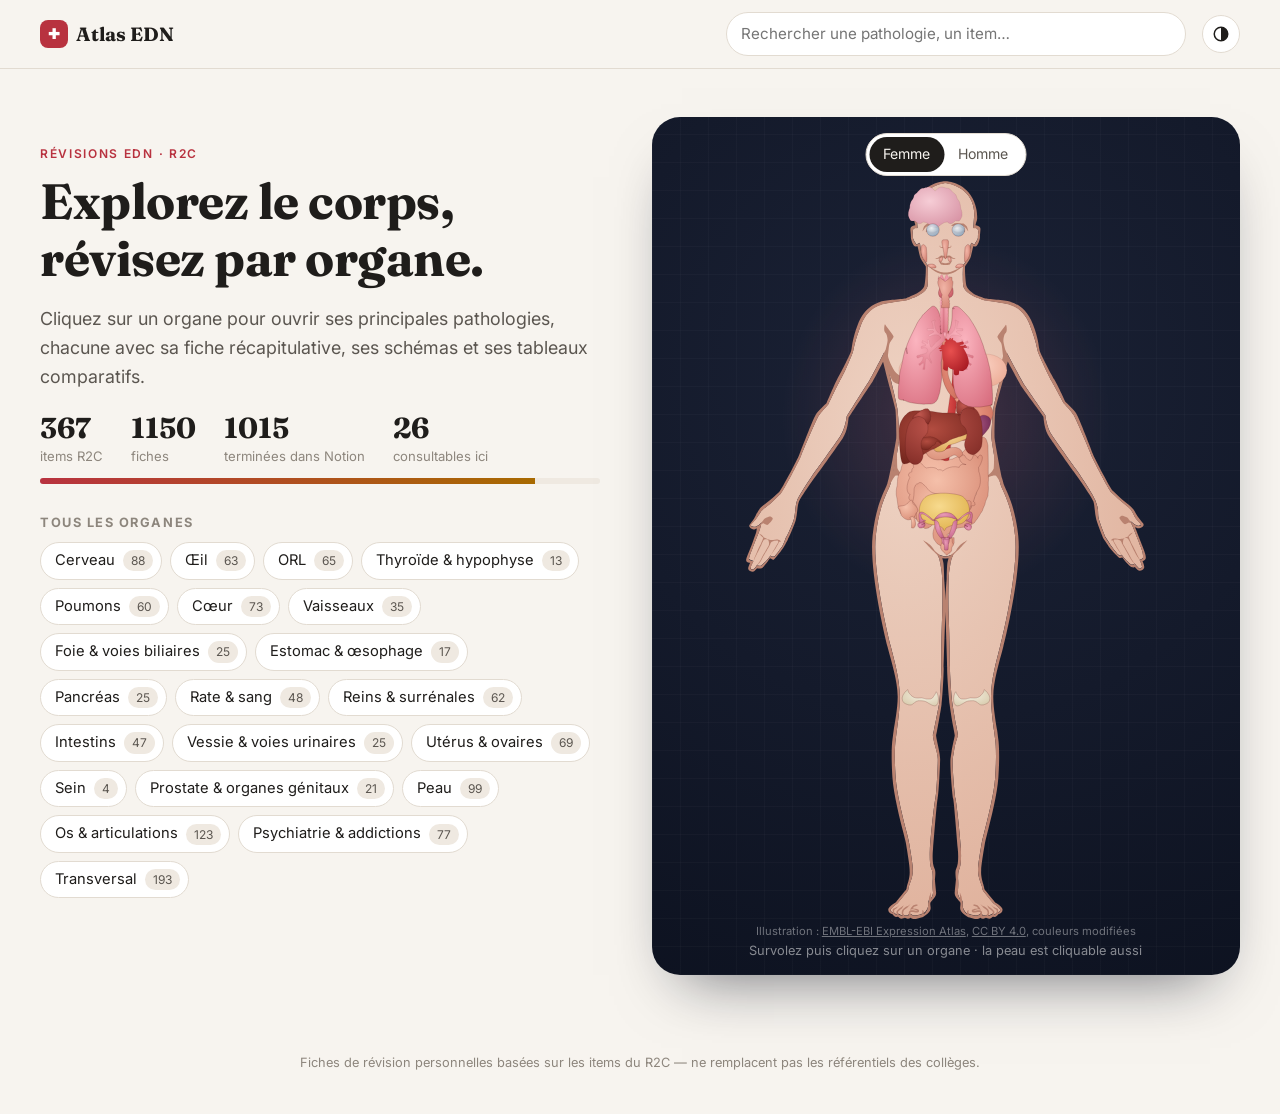
<file: index.html>
<!doctype html>
<html lang="fr">
<head>
  <meta charset="utf-8">
  <meta name="viewport" content="width=device-width, initial-scale=1">
  <title>Atlas EDN</title>
  <meta name="description" content="Atlas interactif du corps humain : fiches de révision EDN par organe, basées sur les items du R2C.">
  <link rel="preconnect" href="https://fonts.googleapis.com">
  <link rel="preconnect" href="https://fonts.gstatic.com" crossorigin>
  <link href="https://fonts.googleapis.com/css2?family=Fraunces:opsz,wght@9..144,500;9..144,700&family=Inter:wght@400;500;600;700&display=swap" rel="stylesheet">
  <link rel="stylesheet" href="css/style.css">
</head>
<body class="page-home">
  <header class="topbar">
    <a class="brand" href="index.html"><span class="brand-mark">✚</span> Atlas EDN</a>
    <div class="search">
      <input id="search" type="search" placeholder="Rechercher une pathologie, un item…" aria-label="Rechercher" autocomplete="off">
      <ul id="search-results" class="search-results" hidden></ul>
    </div>
    <button class="icon-btn" data-theme-toggle aria-label="Changer de thème"><svg viewBox="0 0 24 24" width="18" height="18" aria-hidden="true"><circle cx="12" cy="12" r="9" fill="none" stroke="currentColor" stroke-width="2"/><path d="M12 3a9 9 0 0 1 0 18z" fill="currentColor"/></svg></button>
  </header>

  <main class="home">
    <section class="home-intro">
      <p class="eyebrow">Révisions EDN · R2C</p>
      <h1>Explorez le corps,<br>révisez par organe.</h1>
      <p class="lead">Cliquez sur un organe pour ouvrir ses principales pathologies, chacune avec sa fiche récapitulative, ses schémas et ses tableaux comparatifs.</p>
      <div class="stats" id="stats"></div>
      <h2 class="small-title">Tous les organes</h2>
      <ul class="organ-list" id="organ-list"></ul>
    </section>

    <section class="stage" aria-label="Corps humain interactif">
      <div class="stage-glow"></div>
      <div class="seg sex-toggle" role="group" aria-label="Silhouette">
        <button data-sexe="femme" class="is-on">Femme</button>
        <button data-sexe="homme">Homme</button>
      </div>
      <div id="body" class="body-wrap"></div>
      <div id="tooltip" class="tooltip" hidden></div>
      <p class="credit">Illustration : <a href="https://github.com/ebi-gene-expression-group/anatomogram" target="_blank" rel="noopener">EMBL-EBI Expression Atlas</a>, <a href="https://creativecommons.org/licenses/by/4.0/deed.fr" target="_blank" rel="noopener">CC BY 4.0</a>, couleurs modifiées</p>
      <p class="stage-hint">Survolez puis cliquez sur un organe · la peau est cliquable aussi</p>
    </section>
  </main>

  <footer class="footer">
    Fiches de révision personnelles basées sur les items du R2C — ne remplacent pas les référentiels des collèges.
  </footer>

  <script src="data/organes.js"></script>
  <script src="data/index.js"></script>
  <script src="data/notion/index.js"></script>
  <script src="js/common.js"></script>
  <script src="assets/anatomogram/corps-femme.js"></script>
  <script src="assets/anatomogram/corps-homme.js"></script>
  <script src="js/anatomy.js"></script>
  <script src="js/home.js"></script>
</body>
</html>
</file>
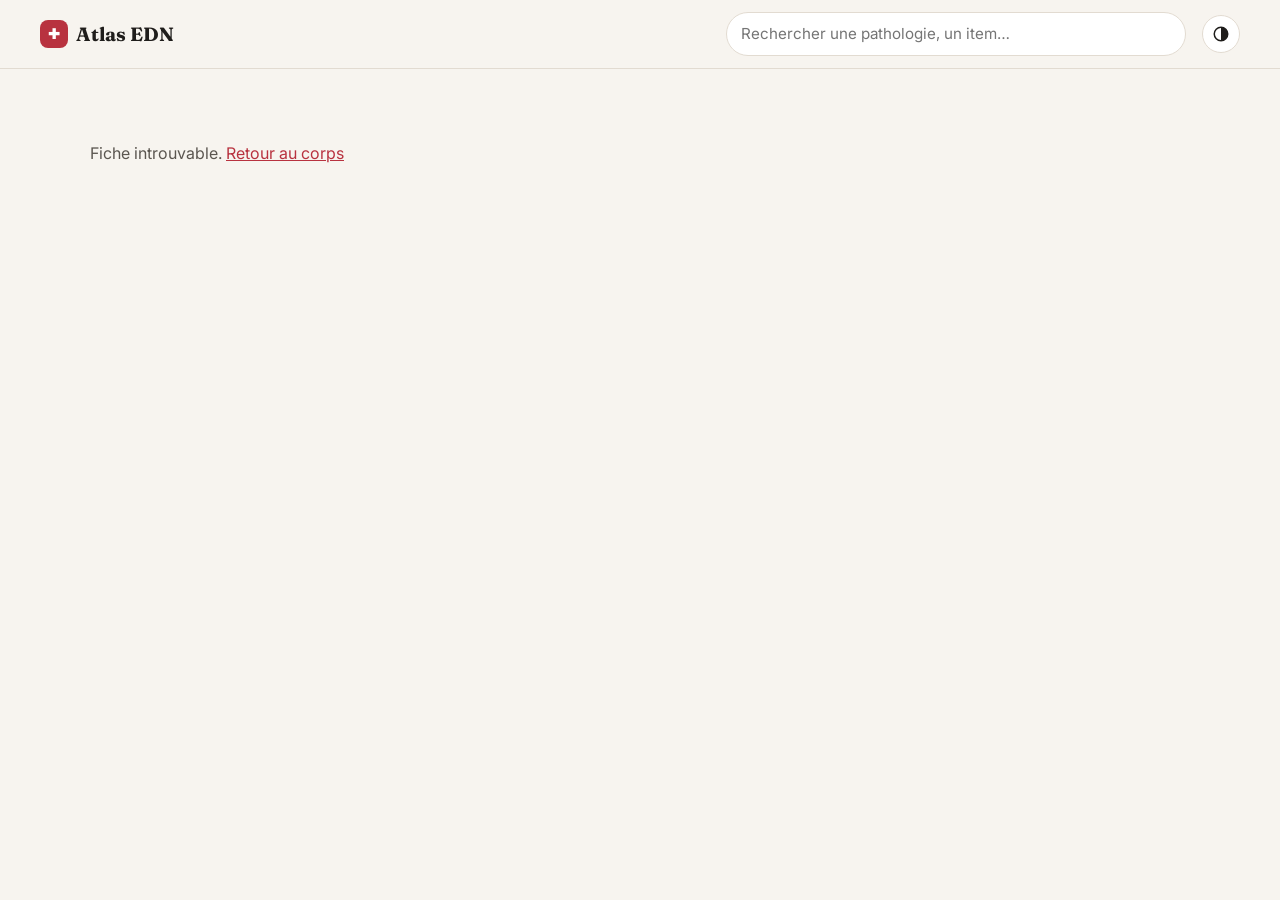
<file: fiche.html>
<!doctype html>
<html lang="fr">
<head>
  <meta charset="utf-8">
  <meta name="viewport" content="width=device-width, initial-scale=1">
  <title>Fiche · Atlas EDN</title>
  <link rel="preconnect" href="https://fonts.googleapis.com">
  <link rel="preconnect" href="https://fonts.gstatic.com" crossorigin>
  <link href="https://fonts.googleapis.com/css2?family=Fraunces:opsz,wght@9..144,500;9..144,700&family=Inter:wght@400;500;600;700&display=swap" rel="stylesheet">
  <link rel="stylesheet" href="css/style.css">
</head>
<body>
  <header class="topbar">
    <a class="brand" href="index.html"><span class="brand-mark">✚</span> Atlas EDN</a>
    <div class="search">
      <input id="search" type="search" placeholder="Rechercher une pathologie, un item…" aria-label="Rechercher" autocomplete="off">
      <ul id="search-results" class="search-results" hidden></ul>
    </div>
    <button class="icon-btn" data-theme-toggle aria-label="Changer de thème"><svg viewBox="0 0 24 24" width="18" height="18" aria-hidden="true"><circle cx="12" cy="12" r="9" fill="none" stroke="currentColor" stroke-width="2"/><path d="M12 3a9 9 0 0 1 0 18z" fill="currentColor"/></svg></button>
  </header>

  <main class="container" id="app"><p class="empty">Chargement…</p></main>

  <script src="data/organes.js"></script>
  <script src="data/index.js"></script>
  <script src="data/notion/index.js"></script>
  <script src="js/common.js"></script>
  <script src="js/render.js"></script>
  <script src="js/fiche.js"></script>
</body>
</html>
</file>
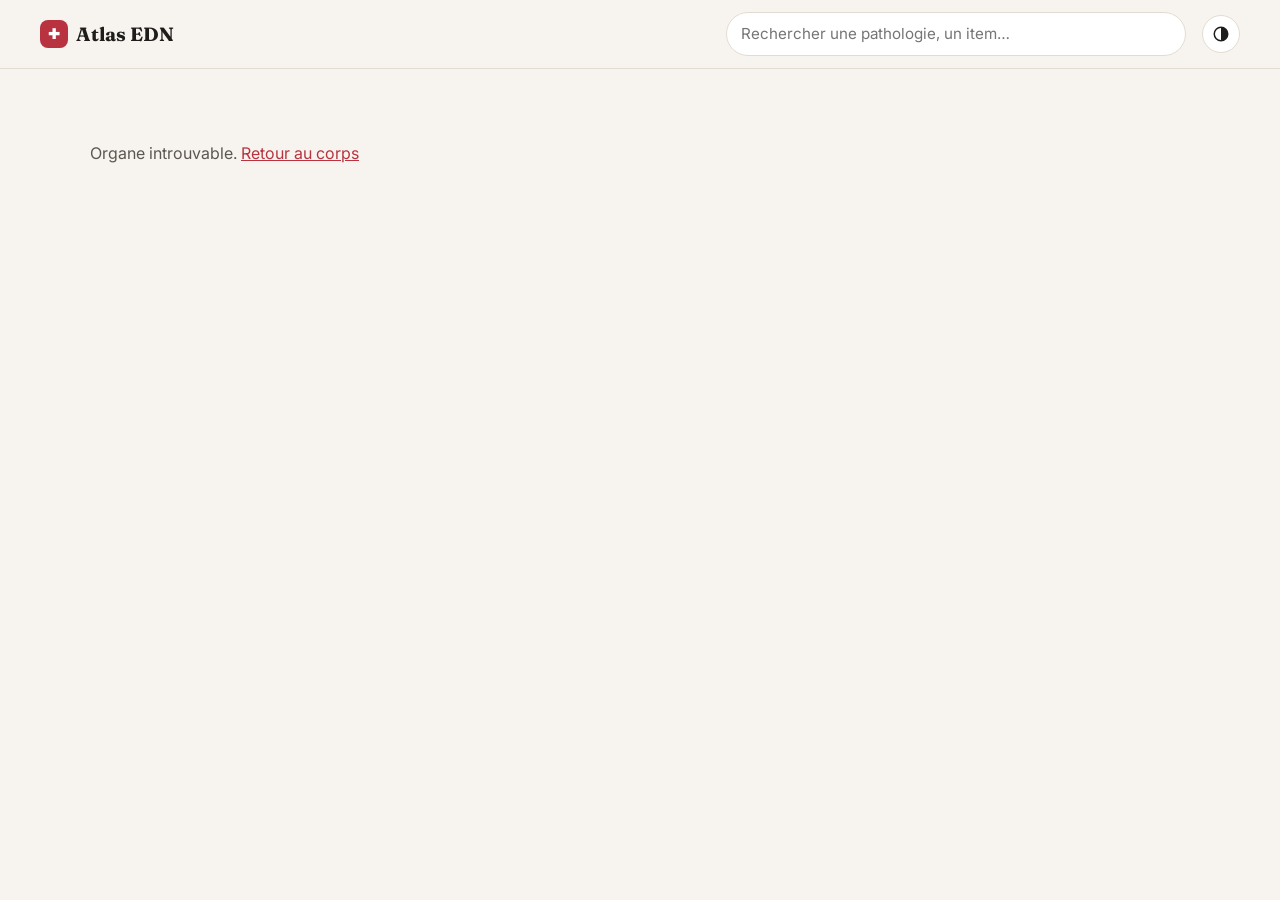
<file: organe.html>
<!doctype html>
<html lang="fr">
<head>
  <meta charset="utf-8">
  <meta name="viewport" content="width=device-width, initial-scale=1">
  <title>Organe · Atlas EDN</title>
  <link rel="preconnect" href="https://fonts.googleapis.com">
  <link rel="preconnect" href="https://fonts.gstatic.com" crossorigin>
  <link href="https://fonts.googleapis.com/css2?family=Fraunces:opsz,wght@9..144,500;9..144,700&family=Inter:wght@400;500;600;700&display=swap" rel="stylesheet">
  <link rel="stylesheet" href="css/style.css">
</head>
<body>
  <header class="topbar">
    <a class="brand" href="index.html"><span class="brand-mark">✚</span> Atlas EDN</a>
    <div class="search">
      <input id="search" type="search" placeholder="Rechercher une pathologie, un item…" aria-label="Rechercher" autocomplete="off">
      <ul id="search-results" class="search-results" hidden></ul>
    </div>
    <button class="icon-btn" data-theme-toggle aria-label="Changer de thème"><svg viewBox="0 0 24 24" width="18" height="18" aria-hidden="true"><circle cx="12" cy="12" r="9" fill="none" stroke="currentColor" stroke-width="2"/><path d="M12 3a9 9 0 0 1 0 18z" fill="currentColor"/></svg></button>
  </header>

  <main class="container" id="app"></main>

  <script src="data/organes.js"></script>
  <script src="data/index.js"></script>
  <script src="data/notion/index.js"></script>
  <script src="js/common.js"></script>
  <script src="assets/anatomogram/corps-femme.js"></script>
  <script src="assets/anatomogram/corps-homme.js"></script>
  <script src="js/anatomy.js"></script>
  <script src="js/organe.js"></script>
</body>
</html>
</file>
<file: css/style.css>
/* ==========================================================
   Atlas EDN — feuille de style
   ========================================================== */
:root {
  --bg: #f7f4ef;
  --bg-elev: #ffffff;
  --bg-soft: #efe9e1;
  --ink: #1f1d1b;
  --ink-soft: #5b5650;
  --ink-faint: #8d867d;
  --line: #e2dbd1;
  --accent: #b8323f;
  --accent-soft: #f6dfe1;
  --teal: #1f7a7a;
  --teal-soft: #d9eeec;
  --amber: #a86a00;
  --amber-soft: #fbedd0;
  --violet: #5b4bb5;
  --violet-soft: #e6e2f8;
  --green: #2f7d43;
  --stage-a: #1b2236;
  --stage-b: #0d1220;
  --shadow: 0 1px 2px rgba(40, 30, 20, .06), 0 8px 24px rgba(40, 30, 20, .06);
  --radius: 14px;
  --font: 'Inter', system-ui, -apple-system, 'Segoe UI', sans-serif;
  --serif: 'Fraunces', Georgia, serif;
  color-scheme: light;
}
@media (prefers-color-scheme: dark) {
  :root:not([data-theme="light"]) {
    --bg: #12141a; --bg-elev: #1b1e26; --bg-soft: #232733; --ink: #ece8e2; --ink-soft: #b4ada4;
    --ink-faint: #827b72; --line: #2e3240; --accent: #ef6b78; --accent-soft: #3b2025; --teal: #5cc2bf;
    --teal-soft: #173232; --amber: #f0b54a; --amber-soft: #3a2c12; --violet: #a597f2; --violet-soft: #29244a;
    --green: #6cc483; --shadow: 0 1px 2px rgba(0,0,0,.3), 0 8px 24px rgba(0,0,0,.25); color-scheme: dark;
  }
}
:root[data-theme="dark"] {
  --bg: #12141a; --bg-elev: #1b1e26; --bg-soft: #232733; --ink: #ece8e2; --ink-soft: #b4ada4;
  --ink-faint: #827b72; --line: #2e3240; --accent: #ef6b78; --accent-soft: #3b2025; --teal: #5cc2bf;
  --teal-soft: #173232; --amber: #f0b54a; --amber-soft: #3a2c12; --violet: #a597f2; --violet-soft: #29244a;
  --green: #6cc483; --shadow: 0 1px 2px rgba(0,0,0,.3), 0 8px 24px rgba(0,0,0,.25); color-scheme: dark;
}

* { box-sizing: border-box; }
html { scroll-behavior: smooth; scroll-padding-top: 80px; }
body {
  margin: 0; background: var(--bg); color: var(--ink); font-family: var(--font);
  font-size: 16px; line-height: 1.6; -webkit-font-smoothing: antialiased;
}
a { color: var(--accent); }
h1, h2, h3 { font-family: var(--serif); font-weight: 700; line-height: 1.15; letter-spacing: -.01em; }
h1 { font-size: clamp(2rem, 4.5vw, 3.1rem); margin: .2em 0 .3em; }
code { font-size: .88em; background: var(--bg-soft); padding: .1em .35em; border-radius: 5px; }
mark { background: var(--amber-soft); color: inherit; padding: 0 .15em; border-radius: 3px; }
.eyebrow { text-transform: uppercase; letter-spacing: .14em; font-size: .75rem; font-weight: 600; color: var(--accent); margin: 0; }
.lead { font-size: 1.12rem; color: var(--ink-soft); max-width: 60ch; }
.empty, .error { color: var(--ink-soft); padding: 2rem 0; }
.error { color: var(--accent); }

/* ---------- Barre du haut ---------- */
.topbar {
  position: sticky; top: 0; z-index: 50; display: flex; align-items: center; gap: 16px;
  padding: 12px clamp(16px, 4vw, 40px); background: color-mix(in srgb, var(--bg) 85%, transparent);
  backdrop-filter: blur(10px); border-bottom: 1px solid var(--line);
}
.brand { display: flex; align-items: center; gap: 8px; font-family: var(--serif); font-weight: 700; font-size: 1.2rem; color: var(--ink); text-decoration: none; white-space: nowrap; }
.brand-mark { display: grid; place-items: center; width: 28px; height: 28px; border-radius: 8px; background: var(--accent); color: #fff; font-size: .9rem; }
.search { position: relative; flex: 1; max-width: 460px; margin-left: auto; }
.search input, .toolbar input[type=search] {
  width: 100%; padding: 9px 14px; border-radius: 999px; border: 1px solid var(--line);
  background: var(--bg-elev); color: var(--ink); font: inherit; font-size: .95rem;
}
.search input:focus, .toolbar input:focus { outline: 2px solid var(--accent); outline-offset: 1px; }
.search-results {
  position: absolute; top: calc(100% + 6px); left: 0; right: 0; list-style: none; margin: 0; padding: 6px;
  background: var(--bg-elev); border: 1px solid var(--line); border-radius: 12px; box-shadow: var(--shadow); max-height: 60vh; overflow: auto;
}
.search-results a { display: block; padding: 8px 10px; border-radius: 8px; text-decoration: none; color: var(--ink); }
.search-results a:hover, .search-results a:focus { background: var(--bg-soft); }
.sr-title { display: block; font-weight: 600; }
.sr-meta { display: block; font-size: .8rem; color: var(--ink-faint); }
.sr-empty { padding: 8px 10px; color: var(--ink-faint); }
.icon-btn { display: grid; place-items: center; border: 1px solid var(--line); background: var(--bg-elev); color: var(--ink); width: 38px; height: 38px; border-radius: 50%; cursor: pointer; flex: none; }

/* ---------- Accueil ---------- */
.home {
  display: grid; grid-template-columns: minmax(0, 1fr) minmax(0, 1.05fr); gap: clamp(20px, 4vw, 56px);
  padding: clamp(20px, 4vw, 48px) clamp(16px, 4vw, 40px); max-width: 1280px; margin: 0 auto; align-items: start;
}
.home-intro { padding-top: 3vh; }
.small-title { font-family: var(--font); font-size: .8rem; text-transform: uppercase; letter-spacing: .12em; color: var(--ink-faint); margin: 2rem 0 .7rem; }
.stats { display: flex; flex-wrap: wrap; gap: 10px 28px; align-items: end; margin-top: 1.4rem; }
.stat b { display: block; font-family: var(--serif); font-size: 1.8rem; line-height: 1; }
.stat span { font-size: .82rem; color: var(--ink-faint); }
.progress { flex-basis: 100%; height: 6px; border-radius: 99px; background: var(--bg-soft); overflow: hidden; }
.progress i { display: block; height: 100%; background: linear-gradient(90deg, var(--accent), var(--amber)); }
.organ-list { list-style: none; padding: 0; margin: 0; display: flex; flex-wrap: wrap; gap: 8px; }
.organ-list a {
  display: inline-flex; align-items: center; gap: 8px; padding: 6px 8px 6px 14px; border-radius: 999px;
  border: 1px solid var(--line); background: var(--bg-elev); color: var(--ink); text-decoration: none; font-size: .92rem; transition: .2s;
}
.organ-list a span { font-size: .75rem; background: var(--bg-soft); color: var(--ink-soft); border-radius: 99px; padding: 1px 8px; }
.organ-list a:hover, .organ-list a.is-active { border-color: var(--accent); background: var(--accent-soft); }

.stage {
  position: relative; border-radius: 28px; overflow: hidden; min-height: 640px;
  background: radial-gradient(120% 80% at 50% 30%, var(--stage-a), var(--stage-b));
  box-shadow: 0 30px 60px -30px rgba(10, 15, 30, .6); display: grid; place-items: center; padding: 64px 0 56px;
}
.stage-glow {
  position: absolute; inset: 0; pointer-events: none;
  background:
    radial-gradient(40% 30% at 50% 35%, rgba(255, 120, 130, .18), transparent 70%),
    repeating-linear-gradient(0deg, rgba(255,255,255,.025) 0 1px, transparent 1px 28px),
    repeating-linear-gradient(90deg, rgba(255,255,255,.025) 0 1px, transparent 1px 28px);
}
.stage::after { /* ligne de scan */
  content: ''; position: absolute; left: 0; right: 0; height: 120px; top: -120px; pointer-events: none;
  background: linear-gradient(180deg, transparent, rgba(120, 220, 255, .07), transparent);
  animation: scan 7s linear infinite;
}
@keyframes scan { to { top: 100%; } }
.stage-hint { position: absolute; bottom: 14px; left: 0; right: 0; text-align: center; margin: 0; font-size: .8rem; color: rgba(255,255,255,.5); }
.body-wrap { width: min(100%, 420px); position: relative; z-index: 1; }
.body-svg { width: 100%; height: auto; display: block; max-height: 82vh; overflow: visible; }

.tooltip {
  position: absolute; z-index: 5; pointer-events: none; background: rgba(255,255,255,.96); color: #1f1d1b;
  padding: 8px 12px; border-radius: 10px; box-shadow: 0 10px 30px rgba(0,0,0,.3); font-size: .85rem; line-height: 1.35;
}
.tooltip strong { display: block; font-family: var(--serif); font-size: 1.05rem; }
.tooltip span { color: #6b655e; }

/* ---------- Corps SVG (anatomogramme EBI, CC BY 4.0) ---------- */
.body-figure { animation: float 6s ease-in-out infinite; }
@keyframes float { 50% { transform: translateY(-1.2px); } }

.skin-fill { fill: url(#g-skin); opacity: .95; }
.skin-outline, .skin-outline * { fill: #b98270; }
.organ-skin { cursor: pointer; }
.organ-skin:hover .skin-fill, .organ-skin.is-active .skin-fill, .organ-skin:focus-visible .skin-fill { fill: #ffd9c4; }
.organ-skin:hover .skin-outline *, .organ-skin.is-active .skin-outline * { fill: #ffb999; }

.organ { cursor: pointer; outline: none; transition: opacity .25s; }
.organ-inner { transform-box: fill-box; transform-origin: center; transition: transform .25s ease, filter .25s ease; }
.organ-inner :is(path, ellipse, circle, rect) { stroke: rgba(80, 20, 20, .35); stroke-width: .15; }
.organ.is-active .organ-inner, .organ:focus-visible .organ-inner { transform: scale(1.12); filter: url(#glow) brightness(1.12) saturate(1.2); }
.organs:has(.organ.is-active) .organ:not(.is-active) { opacity: .35; }

[data-organ="cerveau"] :is(path, ellipse, circle, rect) { fill: url(#g-brain); }
[data-organ="yeux"] :is(path, ellipse, circle, rect) { fill: url(#g-eye); fill-opacity: .85; }
[data-organ="orl"] :is(path, ellipse, circle, rect) { fill: url(#g-orl); }
[data-organ="thyroide"] :is(path, ellipse, circle, rect) { fill: url(#g-thyroid); }
[data-organ="poumons"] :is(path, ellipse, circle, rect) { fill: url(#g-lung); }
[data-organ="coeur"] :is(path, ellipse, circle, rect) { fill: url(#g-heart); }
[data-organ="vaisseaux"] :is(path, ellipse, circle, rect) { fill: url(#g-vessel); }
[data-organ="foie"] :is(path, ellipse, circle, rect) { fill: url(#g-liver); }
[data-organ="estomac"] :is(path, ellipse, circle, rect) { fill: url(#g-stomach); }
[data-organ="pancreas"] :is(path, ellipse, circle, rect) { fill: url(#g-pancreas); }
[data-organ="rate"] :is(path, ellipse, circle, rect) { fill: url(#g-spleen); }
[data-organ="reins"] :is(path, ellipse, circle, rect) { fill: url(#g-kidney); }
[data-organ="intestins"] :is(path, ellipse, circle, rect) { fill: url(#g-gut); }
[data-organ="vessie"] :is(path, ellipse, circle, rect) { fill: url(#g-bladder); }
[data-organ^="genital"] :is(path, ellipse, circle, rect) { fill: url(#g-genital); }
[data-organ="seins"] :is(path, ellipse, circle, rect) { fill: url(#g-breast); }
[data-organ="articulations"] :is(path, ellipse, circle, rect) { fill: url(#g-bone); }

/* animations physiologiques */
[data-organ="coeur"] .organ-inner { animation: beat 1.1s ease-in-out infinite; }
@keyframes beat { 0%, 100% { transform: scale(1); } 12% { transform: scale(1.1); } 24% { transform: scale(.97); } 36% { transform: scale(1.05); } }
[data-organ="coeur"].is-active .organ-inner { animation-duration: .7s; }
[data-organ="poumons"] .organ-inner { animation: breathe 4.5s ease-in-out infinite; transform-origin: 50% 0%; }
@keyframes breathe { 50% { transform: scale(1.04, 1.06); } }
[data-organ="cerveau"] .organ-inner { animation: neuro 3.2s ease-in-out infinite; }
@keyframes neuro { 50% { filter: drop-shadow(0 0 1.5px rgba(255, 170, 210, .95)); } }
[data-organ="intestins"] .organ-inner { animation: peri 5s ease-in-out infinite; }
@keyframes peri { 33% { transform: scale(1.02, .98); } 66% { transform: scale(.98, 1.02); } }

@media (prefers-reduced-motion: reduce) {
  *, *::before, *::after { animation: none !important; transition: none !important; }
}

.sex-toggle { position: absolute; top: 16px; left: 50%; transform: translateX(-50%); z-index: 2; background: rgba(255,255,255,.08); border-color: rgba(255,255,255,.15); }
.sex-toggle button { color: rgba(255,255,255,.75); }
.sex-toggle button.is-on { background: #fff; color: #1b2236; }
.credit { position: absolute; bottom: 34px; left: 0; right: 0; text-align: center; margin: 0; font-size: .7rem; color: rgba(255,255,255,.4); }
.credit a { color: inherit; }

/* ---------- Pages internes ---------- */
.container { max-width: 1180px; margin: 0 auto; padding: 24px clamp(16px, 4vw, 40px) 80px; }
.crumbs { font-size: .88rem; color: var(--ink-faint); margin-bottom: 1rem; }
.crumbs a { color: var(--ink-soft); text-decoration: none; }
.crumbs a:hover { color: var(--accent); }
.crumbs span { margin: 0 .3em; }

.organ-hero { display: grid; grid-template-columns: 180px 1fr; gap: 32px; align-items: center; margin-bottom: 28px; }
.organ-hero-art {
  width: 180px; height: 180px; border-radius: 28px; display: grid; place-items: center; padding: 18px;
  background: radial-gradient(circle at 50% 40%, var(--stage-a), var(--stage-b)); box-shadow: var(--shadow);
}
.organ-hero-art { position: relative; }
.organ-icon { position: absolute; inset: 18px; width: calc(100% - 36px); height: calc(100% - 36px); overflow: visible; }
.organ-icon .organ-inner { transform: none; }

.toolbar { display: flex; flex-wrap: wrap; gap: 12px 20px; align-items: center; margin-bottom: 20px; }
.toolbar input[type=search] { max-width: 320px; }
.check { display: inline-flex; gap: 8px; align-items: center; font-size: .92rem; color: var(--ink-soft); cursor: pointer; }

.patho-grid { list-style: none; padding: 0; margin: 0; display: grid; grid-template-columns: repeat(auto-fill, minmax(240px, 1fr)); gap: 12px; }
.patho-card {
  display: flex; flex-direction: column; gap: 8px; height: 100%; padding: 14px 16px; border-radius: var(--radius);
  background: var(--bg-elev); border: 1px solid var(--line); text-decoration: none; color: var(--ink);
  box-shadow: var(--shadow); transition: transform .2s, border-color .2s;
}
.patho-card:hover { transform: translateY(-3px); border-color: var(--accent); }
.patho-card h3 { margin: 0; font-size: 1.08rem; }
.patho-card.is-todo { box-shadow: none; background: transparent; border-style: dashed; }
.patho-card.is-todo h3 { color: var(--ink-soft); }
.patho-meta { margin: auto 0 0; font-size: .82rem; color: var(--ink-faint); }
.dot { display: inline-block; width: 8px; height: 8px; border-radius: 50%; background: var(--line); margin-right: 6px; vertical-align: 1px; }
.dot.ok { background: var(--green); }
.patho-badges { display: flex; flex-wrap: wrap; gap: 6px; }
.patho-card.is-synthese { border-color: var(--accent); background: linear-gradient(160deg, var(--accent-soft), var(--bg-elev) 60%); }
.organ-count { font-size: .9rem; color: var(--ink-faint); margin: 0; }
.organ-hero-art.is-empty::after { content: '✚'; font-size: 3rem; color: rgba(255,255,255,.35); }
.item-group { margin-bottom: 26px; }
.item-title { display: flex; align-items: center; gap: 10px; font-size: 1.15rem; margin: 0 0 10px; padding-bottom: 6px; border-bottom: 1px solid var(--line); }
.item-title span { font-family: var(--font); font-size: .72rem; font-weight: 600; background: var(--bg-soft); color: var(--ink-soft); border-radius: 99px; padding: 1px 8px; }

.badge {
  display: inline-flex; align-items: center; font-size: .72rem; font-weight: 600; letter-spacing: .02em;
  padding: 2px 9px; border-radius: 999px; text-decoration: none; white-space: nowrap;
}
.badge-item { background: var(--accent-soft); color: var(--accent); }
.badge-muted { background: var(--bg-soft); color: var(--ink-faint); }
.badge-organ { background: var(--teal-soft); color: var(--teal); }
.badge-rang { font-family: var(--font); font-size: .7rem; width: 22px; height: 22px; padding: 0; justify-content: center; vertical-align: middle; }
.rang-A { background: var(--accent); color: #fff; }
.rang-B { background: var(--violet-soft); color: var(--violet); }
.rang-C { background: var(--bg-soft); color: var(--ink-soft); }

/* ---------- Fiche ---------- */
.fiche-head { margin-bottom: 28px; }
.fiche-head h1 { margin-top: .4em; }
.fiche-actions { display: flex; flex-wrap: wrap; gap: 12px; align-items: center; margin-top: 18px; }
.seg { display: inline-flex; border: 1px solid var(--line); border-radius: 999px; padding: 3px; background: var(--bg-elev); }
.seg button { border: 0; background: none; color: var(--ink-soft); font: inherit; font-size: .88rem; padding: 6px 14px; border-radius: 999px; cursor: pointer; }
.seg button.is-on { background: var(--ink); color: var(--bg); }
.btn-ghost { border: 1px solid var(--line); background: var(--bg-elev); color: var(--ink); font: inherit; font-size: .88rem; padding: 8px 16px; border-radius: 999px; cursor: pointer; }
.disclaimer { font-size: .78rem; color: var(--ink-faint); margin: 10px 0 0; }

.fiche-layout { display: grid; grid-template-columns: 220px minmax(0, 1fr); gap: 40px; align-items: start; }
.toc { position: sticky; top: 84px; font-size: .9rem; max-height: calc(100vh - 100px); overflow: auto; }
.toc-title { font-size: .75rem; text-transform: uppercase; letter-spacing: .12em; color: var(--ink-faint); margin: 0 0 .6rem; }
.toc ol { list-style: none; padding: 0; margin: 0; border-left: 2px solid var(--line); }
.toc a { display: block; padding: 5px 12px; margin-left: -2px; border-left: 2px solid transparent; color: var(--ink-soft); text-decoration: none; }
.toc a:hover { color: var(--ink); }
.toc a.is-current { border-color: var(--accent); color: var(--accent); font-weight: 600; }

.fiche { min-width: 0; }
.fiche h2 { font-size: 1.6rem; margin: 0 0 .7em; display: flex; align-items: center; gap: 10px; }
.fiche h4 { margin: 1.2em 0 .4em; font-size: 1rem; }
.fiche ul, .fiche ol { padding-left: 1.3em; }
.fiche li { margin: .25em 0; }
.fiche-section { padding: 28px 0; border-top: 1px solid var(--line); }
.keypoints { background: var(--bg-elev); border: 1px solid var(--line); border-radius: var(--radius); padding: 22px 26px; box-shadow: var(--shadow); margin-bottom: 8px; }
.keypoints h2 { font-size: 1.3rem; }
.keypoints ol { counter-reset: k; list-style: none; padding: 0; margin: 0; }
.keypoints li { counter-increment: k; position: relative; padding-left: 38px; margin: .55em 0; }
.keypoints li::before {
  content: counter(k); position: absolute; left: 0; top: 1px; width: 26px; height: 26px; border-radius: 50%;
  background: var(--accent); color: #fff; font-size: .8rem; font-weight: 700; display: grid; place-items: center;
}
.bloc-rang { position: relative; }
.bloc-rang > .badge-rang { position: absolute; left: -32px; top: 2px; }
.sources { padding-top: 28px; border-top: 1px solid var(--line); font-size: .88rem; color: var(--ink-soft); }
.sources h2 { font-size: 1.1rem; }
.maj { font-size: .8rem; color: var(--ink-faint); }

/* Colonnes et dépliants (fiches Notion) */
.cols { display: grid; grid-template-columns: repeat(var(--n), minmax(0, 1fr)); gap: 14px; margin: .6em 0 1em; }
.col-card { background: var(--bg-elev); border: 1px solid var(--line); border-radius: 12px; padding: 14px 16px 10px; min-width: 0; font-size: .93rem; }
.col-card > :first-child { margin-top: 0; }
.col-card ul, .col-card ol { padding-left: 1.1em; margin: .3em 0 .6em; }
.col-title { margin: 0 0 .5em !important; padding-bottom: .4em; border-bottom: 2px solid var(--sec, var(--line)); font-size: 1rem; }
.li-toggle { list-style: none; margin-left: -1.1em !important; }
.li-toggle details > summary { cursor: pointer; list-style: none; position: relative; padding-left: 1.1em; }
.li-toggle details > summary::-webkit-details-marker { display: none; }
.li-toggle details > summary::before { content: '▸'; position: absolute; left: 0; top: 0; color: var(--sec, var(--accent)); transition: transform .15s; }
.li-toggle details[open] > summary::before { transform: rotate(90deg); }
.li-toggle details > ul { margin-left: 1.1em; }
.li-table { list-style: none; margin-left: -1.1em !important; }
.li-table .table-wrap { margin: .4em 0; }
.col-card table { font-size: .85rem; }
.col-card th, .col-card td { padding: 6px 8px; }
.figure-img { margin: 1em 0; text-align: center; }
.figure-img img { max-width: 100%; border-radius: 10px; border: 1px solid var(--line); background: #fff; }
.figure-img figcaption { font-size: .85rem; color: var(--ink-faint); }

/* Couleur de section (reprend la couleur du titre Notion) */
.fiche-section { --sec: var(--line); }
.fiche-section[class*="sec-"] > h2 { padding-left: 14px; border-left: 5px solid var(--sec); }
.sec-gray { --sec: #8d867d; } .sec-brown { --sec: #9a6b4f; } .sec-orange { --sec: #d9822b; }
.sec-yellow { --sec: #d4a514; } .sec-green { --sec: #3f9a5c; } .sec-blue { --sec: #3a7bc8; }
.sec-purple { --sec: #7d5bc6; } .sec-pink { --sec: #cf5c9a; } .sec-red { --sec: #cf4b4b; }

/* Encadrés */
.callout { border-radius: 12px; padding: 14px 18px; margin: 1em 0; border-left: 4px solid; background: var(--bg-soft); }
.callout p { margin: .3em 0; }
.callout ul { margin: .3em 0; }
.callout-title { font-weight: 700; }
.callout-info { border-color: var(--teal); background: var(--teal-soft); }
.callout-important { border-color: var(--accent); background: var(--accent-soft); }
.callout-urgence { border-color: var(--accent); background: var(--accent-soft); }
.callout-urgence .callout-title::before { content: '⚠ '; }
.callout-piege { border-color: var(--amber); background: var(--amber-soft); }
.callout-piege .callout-title::before { content: '✱ '; }
.callout-astuce { border-color: var(--violet); background: var(--violet-soft); }
.callout-astuce .callout-title::before { content: '✎ '; }

/* Tableaux */
.table-wrap { margin: 1.2em 0; }
.table-wrap figcaption, .algo figcaption, .score figcaption { font-weight: 700; margin-bottom: .6em; }
.table-scroll { overflow-x: auto; border: 1px solid var(--line); border-radius: 12px; background: var(--bg-elev); }
table { border-collapse: collapse; width: 100%; font-size: .92rem; }
th, td { text-align: left; vertical-align: top; padding: 10px 14px; border-bottom: 1px solid var(--line); }
thead th { background: var(--bg-soft); font-size: .8rem; text-transform: uppercase; letter-spacing: .05em; color: var(--ink-soft); }
tbody tr:last-child > * { border-bottom: 0; }
tbody th { font-weight: 600; }
td.nw, th.nw { white-space: nowrap; }
table.compare tbody th { background: color-mix(in srgb, var(--bg-soft) 50%, transparent); width: 22%; }
.table-note { font-size: .82rem; color: var(--ink-faint); margin: .5em 0 0; }

/* Cartes */
.cards { display: grid; grid-template-columns: repeat(auto-fit, minmax(190px, 1fr)); gap: 12px; margin: 1em 0; }
.card { background: var(--bg-elev); border: 1px solid var(--line); border-radius: 12px; padding: 14px 16px; border-top: 3px solid var(--ink-faint); }
.card h4 { margin: 0 0 .4em; }
.card p, .card ul { margin: 0; font-size: .92rem; }
.card-rouge { border-top-color: var(--accent); }
.card-bleu { border-top-color: var(--teal); }
.card-ambre { border-top-color: var(--amber); }
.card-violet { border-top-color: var(--violet); }

/* Algorithmes */
.algo { margin: 1.4em 0; }
.algo-flow { display: flex; flex-direction: column; align-items: center; background: var(--bg-elev); border: 1px solid var(--line); border-radius: 14px; padding: 20px; overflow-x: auto; }
.algo-node {
  max-width: 520px; text-align: center; padding: 10px 16px; border-radius: 10px; background: var(--bg-soft);
  border: 1px solid var(--line); font-size: .92rem;
}
.algo-question { background: var(--teal-soft); border-color: var(--teal); font-weight: 600; }
.algo-action { background: var(--accent-soft); border-color: var(--accent); font-weight: 600; }
.algo-fin { background: var(--violet-soft); border-color: var(--violet); }
.algo-arrow { width: 2px; height: 18px; background: var(--ink-faint); position: relative; margin: 2px 0 6px; flex: none; }
.algo-arrow::after { content: ''; position: absolute; bottom: -6px; left: -4px; border: 5px solid transparent; border-top-color: var(--ink-faint); }
.algo-branches { display: grid; grid-template-columns: repeat(var(--n), minmax(170px, 1fr)); gap: 14px; width: 100%; }
.algo-branch { display: flex; flex-direction: column; align-items: center; border-top: 2px solid var(--line); padding-top: 10px; }
.algo-cond { font-size: .78rem; font-weight: 700; text-transform: uppercase; letter-spacing: .05em; color: var(--teal); margin-bottom: 8px; text-align: center; }

/* Schémas SVG (classes à utiliser dans les fiches) */
.schema { margin: 1.4em 0; }
.schema-svg { background: var(--bg-elev); border: 1px solid var(--line); border-radius: 14px; padding: 16px; overflow-x: auto; }
.schema-svg svg { display: block; width: 100%; height: auto; min-width: 480px; font-family: var(--font); }
.schema figcaption { font-size: .85rem; color: var(--ink-faint); margin-top: .5em; text-align: center; }
.s-line { fill: none; stroke: var(--ink-soft); stroke-width: 1.6; }
.s-thin { fill: none; stroke: var(--line); stroke-width: 1; }
.s-accent { fill: none; stroke: var(--accent); stroke-width: 2.2; }
.s-teal { fill: none; stroke: var(--teal); stroke-width: 2.2; }
.s-violet { fill: none; stroke: var(--violet); stroke-width: 2.2; }
.s-box { fill: var(--bg-soft); stroke: var(--line); }
.s-box-accent { fill: var(--accent-soft); stroke: var(--accent); }
.s-box-teal { fill: var(--teal-soft); stroke: var(--teal); }
.s-box-violet { fill: var(--violet-soft); stroke: var(--violet); }
.s-text { fill: var(--ink); font-size: 13px; }
.s-small { fill: var(--ink-soft); font-size: 11px; }
.s-bold { fill: var(--ink); font-size: 13px; font-weight: 700; }
.s-fill-accent { fill: var(--accent); }
.s-arrow { fill: var(--ink-soft); }

/* Score interactif */
.score { margin: 1.2em 0; background: var(--bg-elev); border: 1px solid var(--line); border-radius: 14px; padding: 16px 18px; }
.score-list { list-style: none; padding: 0; margin: 0; }
.score-list label { display: grid; grid-template-columns: auto 1fr auto; gap: 10px; align-items: center; padding: 6px 4px; border-bottom: 1px dashed var(--line); cursor: pointer; }
.score-list b { font-variant-numeric: tabular-nums; color: var(--accent); }
.score-total { font-weight: 700; margin: 10px 0 4px; font-size: 1.05rem; }
.score-total output { display: inline-block; min-width: 2ch; padding: 0 10px; border-radius: 8px; background: var(--accent); color: #fff; text-align: center; }
.score > ul { font-size: .9rem; color: var(--ink-soft); }

.footer { text-align: center; padding: 30px 16px 40px; font-size: .8rem; color: var(--ink-faint); }

/* ---------- Responsive ---------- */
@media (max-width: 900px) {
  .home { grid-template-columns: 1fr; }
  .stage { min-height: 0; order: -1; }
  .body-svg { max-height: 70vh; }
  .fiche-layout { grid-template-columns: 1fr; }
  .toc { position: static; max-height: none; }
  .bloc-rang > .badge-rang { position: static; margin-bottom: 4px; }
  .organ-hero { grid-template-columns: 110px 1fr; gap: 18px; }
  .organ-hero-art { width: 110px; height: 110px; border-radius: 20px; }
}
@media (max-width: 560px) {
  .topbar { flex-wrap: wrap; }
  .search { order: 3; flex-basis: 100%; max-width: none; }
  .icon-btn { margin-left: auto; }
  .algo-branches { grid-template-columns: 1fr; }
}
@media (max-width: 1000px) { .cols { grid-template-columns: repeat(auto-fit, minmax(240px, 1fr)); } }
@media (max-width: 640px) { .cols { grid-template-columns: 1fr; } }

/* ---------- Impression ---------- */
@media print {
  .topbar, .toc, .fiche-actions, .footer, .crumbs { display: none !important; }
  body { background: #fff; color: #000; font-size: 11pt; }
  .fiche-layout { display: block; }
  .fiche-section { break-inside: avoid-page; }
  .schema, .table-wrap, .algo, .callout, .col-card { break-inside: avoid; }
  [hidden] { display: none !important; }
}
</file>
